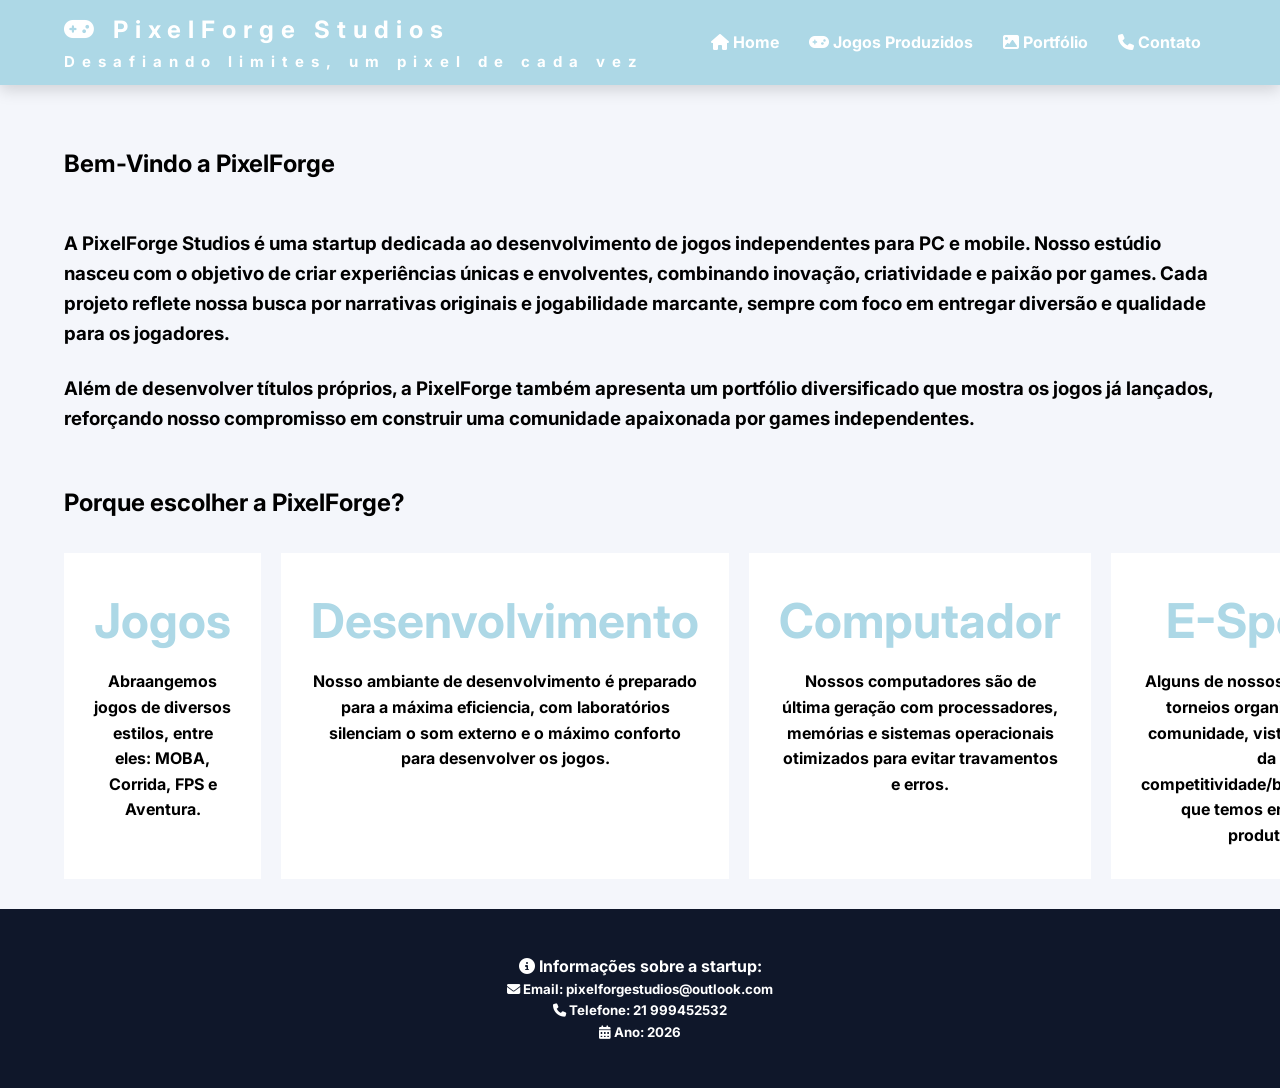
<file: pixel_forge/index.html>
<!doctype html>
<html lang="pt-BR">
  <head>
    <meta charset="UTF-8" />
    <meta name="viewport" content="width=device-width, initial-scale=1.0" />
    <title>PixelForge Studios</title>

        <link
      href="https://fonts.googleapis.com/css2?family=Material+Symbols+Outlined"
      rel="stylesheet"
    />

        <link
      rel="stylesheet"
      href="https://cdnjs.cloudflare.com/ajax/libs/font-awesome/6.5.0/css/all.min.css"
    />

    

    <!-- CSS INTERNO -->
    <style>
      .topo{
        background-color: lightblue;
      }
    </style>

    <!-- CSS EXTERNO -->
    <link rel="stylesheet" href="/css/style.css">
  </head>
  <body>
    <header class="topo">
      <nav class="navegacao container">
        <div class="logo">
          <i class="fa-solid fa-gamepad"></i>
          PixelForge Studios
          <br>
          <!-- CSS INLINE -->
          <h5 style="font-size: 15px;">Desafiando limites, um pixel de cada vez</h5>
        </div>

        <ul class="menu">
        <li>
          <a href="./index.html">
          <i class="fa-solid fa-house"></i>
          Home
        </a>
        </li>

        <li>
          <a href="./pagina2.html">
            <i class="fa-solid fa-gamepad"></i>
            Jogos Produzidos
          </a>
        </li>

        <li>
        <a href="./pagina3.html">   
            <i class="fa-solid fa-image"></i>
            Portfólio
            </a>
        </li>
        
        <li>
          <a href="./contato.html">
            <i class="fa-solid fa-phone"></i>
            Contato
          </a>

        </li>
        </ul>

        
          
    </nav>
    </header>

    <main>
      <section id="inicio" class="container info">
        <!-- Parte textual -->
         <div class="info-texto">

          <h2 style="margin-top: 10px;">Bem-Vindo a PixelForge</h2>
          <br>
        <h3 style="margin-top: 20px;">
          A PixelForge Studios é uma startup dedicada ao desenvolvimento de
          jogos independentes para PC e mobile. Nosso estúdio nasceu com o
          objetivo de criar experiências únicas e envolventes, combinando
          inovação, criatividade e paixão por games. Cada projeto reflete nossa
          busca por narrativas originais e jogabilidade marcante, sempre com
          foco em entregar diversão e qualidade para os jogadores.
        </h3>
        <br>
        <h3>
          Além de desenvolver títulos próprios, a PixelForge também apresenta um
          portfólio diversificado que mostra os jogos já lançados, reforçando
          nosso compromisso em construir uma comunidade apaixonada por games
          independentes.
        </h3>          
         </div>

      </section>

      <section id = destaques class="container secao">
        <div class="pixel-secao">
          <h2>Porque escolher a PixelForge?</h2>
        </div>

            <div style="margin-top: 30px; margin-bottom: 30px;" class="painel-destaques">
            <div class="item-destaques">
              
              <h3>Jogos</h3>
              <p>Abraangemos jogos de diversos estilos, entre eles: MOBA, Corrida, FPS e Aventura.</p>
              
            </div>

            <div class="item-destaques">
              
              <h3>Desenvolvimento</h3>
              <p>Nosso ambiante de desenvolvimento é preparado para a máxima eficiencia, com laboratórios silenciam o som externo e o máximo conforto para desenvolver os jogos.</p>
              
            </div>

             <div class="item-destaques">
              
              <h3>Computador</h3>
              <p>Nossos computadores são de última geração com processadores, memórias e sistemas operacionais otimizados para evitar travamentos e erros. </p>
              
            </div>

            <div class="item-destaques">
              
              <h3>E-Sports</h3>
              <p>Alguns de nossos jogos possui torneios organizados pela comunidade, visto a qualidade da competitividade/balanceamento que temos em nossos produtos.</p>
              
            </div>
      </section>
    </main>

    <footer class="rodape">
      <h4><i class="fa-solid fa-circle-info"></i> Informações sobre a startup:</h4>
      <h5><i class="fa-solid fa-envelope"></i> Email: pixelforgestudios@outlook.com</h5>
      <h5><i class="fa-solid fa-phone"></i> Telefone: 21 999452532</h5>
      <h5><i class="fa-solid fa-calendar-days"></i> Ano: 2026</h5>
    </footer>
  </body>
</html>
</file>
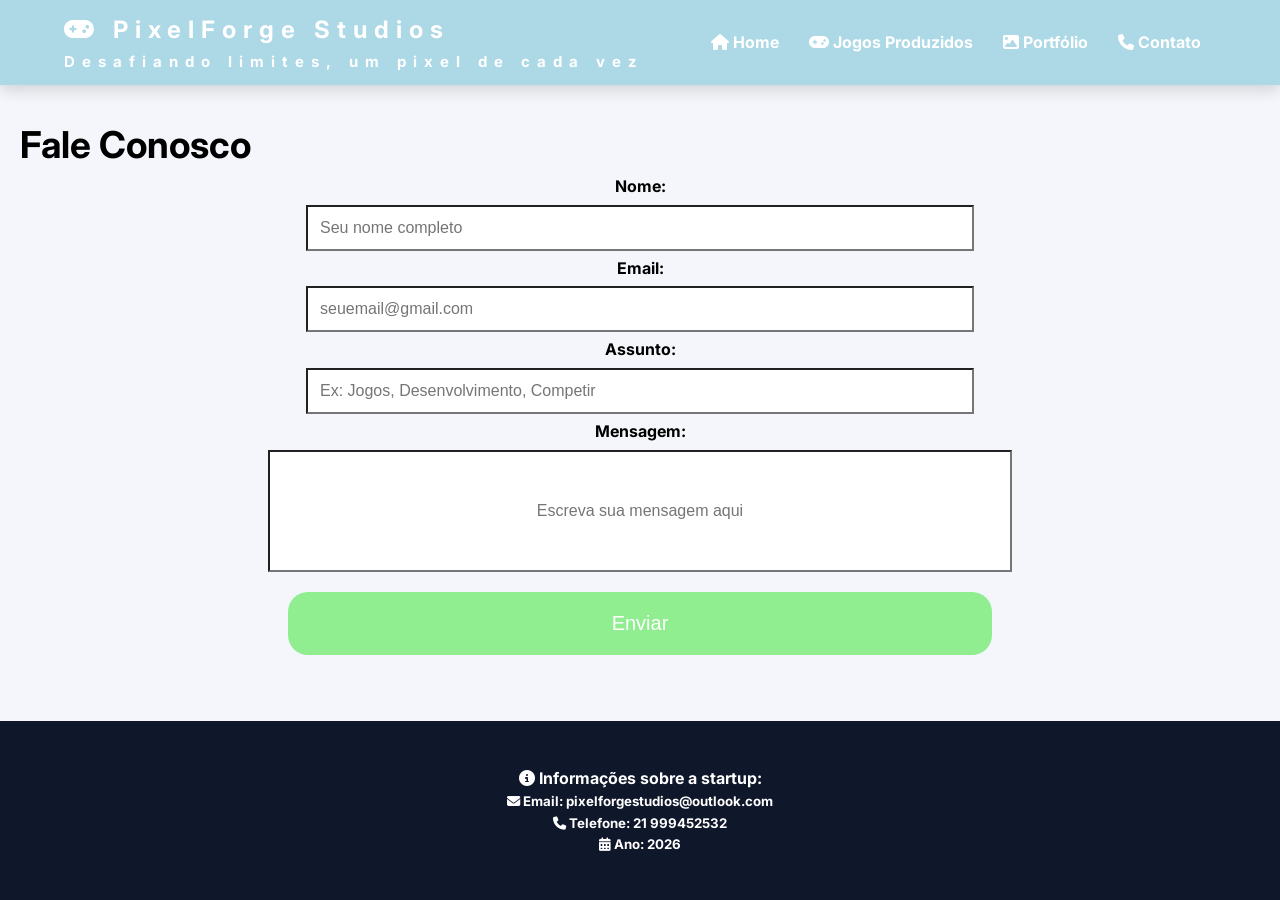
<file: pixel_forge/contato.html>
<!doctype html>
<html lang="pt-BR">
  <head>
    <meta charset="UTF-8" />
    <meta name="viewport" content="width=device-width, initial-scale=1.0" />
    <title>PixelForge Studios - Contato</title>

    <link
      href="https://fonts.googleapis.com/css2?family=Material+Symbols+Outlined"
      rel="stylesheet"
    />

    <link
      rel="stylesheet"
      href="https://cdnjs.cloudflare.com/ajax/libs/font-awesome/6.5.0/css/all.min.css"
    />

    <!-- CSS INTERNO -->
    <style>
      .topo {
        background-color: lightblue;
      }
    </style>

    <!-- CSS EXTERNO -->
    <link rel="stylesheet" href="/css/style.css" />
  </head>
  <body>
    <header class="topo">
      <nav class="navegacao container">
        <div class="logo">
          <i class="fa-solid fa-gamepad"></i>
          PixelForge Studios
          <br />
          <!-- CSS INLINE -->
          <h5 style="font-size: 15px">
            Desafiando limites, um pixel de cada vez
          </h5>
        </div>

        <ul class="menu">
          <li>
            <a href="./index.html">
              <i class="fa-solid fa-house"></i>
              Home
            </a>
          </li>

          <li>
            <a href="./pagina2.html">
              <i class="fa-solid fa-gamepad"></i>
              Jogos Produzidos
            </a>
          </li>

          <li>
            <a href="./pagina3.html">
              <i class="fa-solid fa-image"></i>
              Portfólio
            </a>
          </li>

          <li>
            <a href="./contato.html">
              <i class="fa-solid fa-phone"></i>
              Contato
            </a>
          </li>
        </ul>
      </nav>
    </header>

    <main>
      <h2 style="margin-left: 20px; margin-top: 30px; font-size: 37px">
        Fale Conosco
      </h2>

      <form class="form-contato">
        <label for=""> <strong>Nome:</strong></label>
        <input
          type="name"
          style="text-align: left"
          placeholder="Seu nome completo"
          class="campo-assunto"
        />
        <label for=""> <strong>Email:</strong></label>
        <input
          type="email"
          style="text-align: left"
          placeholder="seuemail@gmail.com"
          class="campo-assunto"
        />
        <label for=""><strong>Assunto:</strong></label>
        <input
          type="assunto"
          style="text-align: left"
          placeholder="Ex: Jogos, Desenvolvimento, Competir"
          class="campo-assunto"
        />
        <label for=""><strong>Mensagem:</strong></label>
        <input
          type="Mensagem"
          placeholder="Escreva sua mensagem aqui"
          id="caixamaior"
          class="campo-assunto"
        />

        <button type="submit" class="botao-enviar">Enviar</button>
      </form>
    </main>

    <footer class="rodape">
      <h4>
        <i class="fa-solid fa-circle-info"></i> Informações sobre a startup:
      </h4>
      <h5>
        <i class="fa-solid fa-envelope"></i> Email:
        pixelforgestudios@outlook.com
      </h5>
      <h5><i class="fa-solid fa-phone"></i> Telefone: 21 999452532</h5>
      <h5><i class="fa-solid fa-calendar-days"></i> Ano: 2026</h5>
    </footer>
  </body>
</html>
</file>
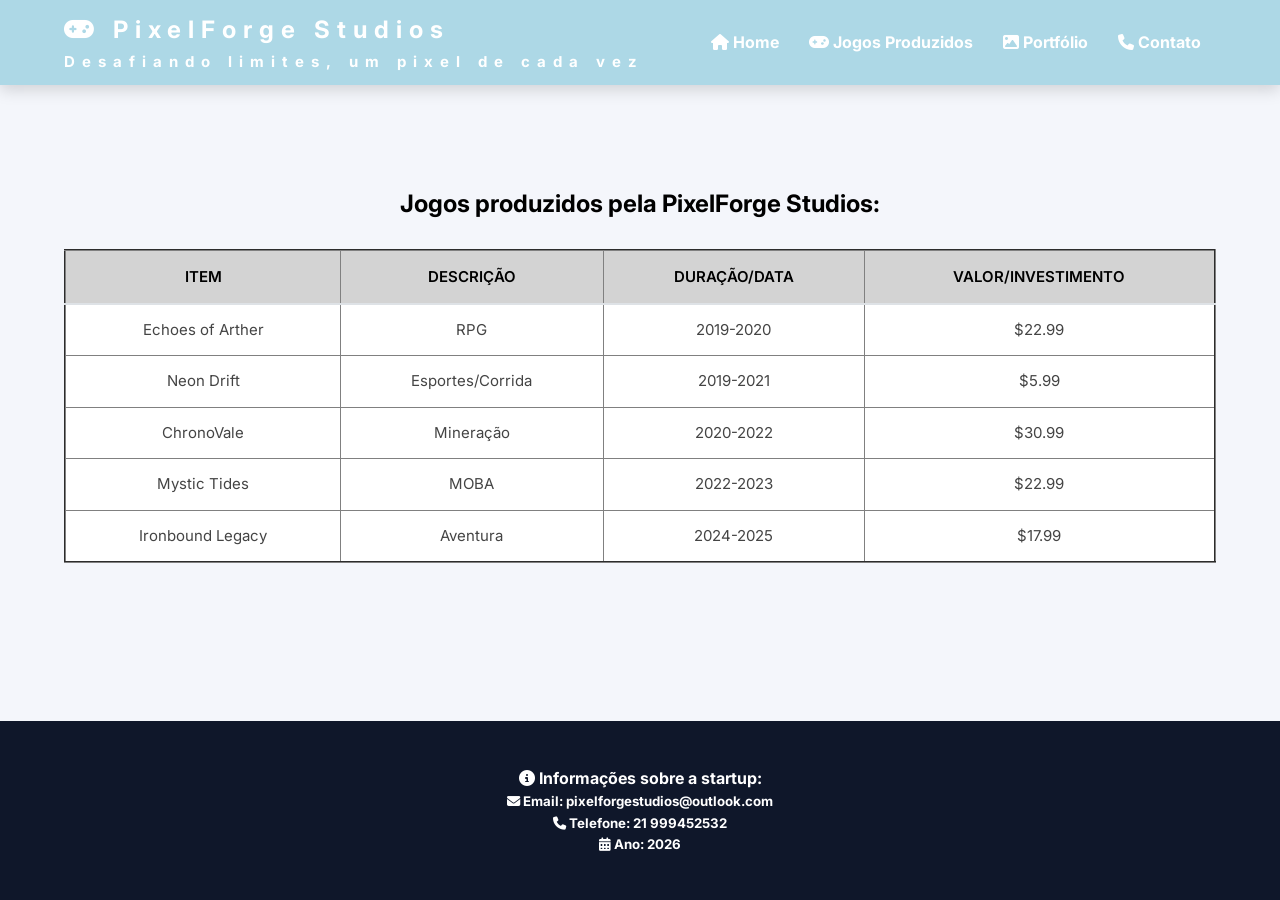
<file: pixel_forge/pagina2.html>
<!doctype html>
<html lang="pt-BR">
  <head>
    <meta charset="UTF-8" />
    <meta name="viewport" content="width=device-width, initial-scale=1.0" />
    <title>PixelForge - Jogos</title>

    <link
      href="https://fonts.googleapis.com/css2?family=Material+Symbols+Outlined"
      rel="stylesheet"
    />

    <link
      rel="stylesheet"
      href="https://cdnjs.cloudflare.com/ajax/libs/font-awesome/6.5.0/css/all.min.css"
    />

    <!-- CSS INTERNO -->
    <style>
      .topo {
        background-color: lightblue;
      }
    </style>

    <!-- CSS EXTERNO -->
    <link rel="stylesheet" href="/css/style.css" />
  </head>
  <body>
    <header class="topo">
      <nav class="navegacao container">
        <div class="logo">
          <i class="fa-solid fa-gamepad"></i>
          PixelForge Studios
          <br />
          <!-- CSS INLINE -->
          <h5 style="font-size: 15px">
            Desafiando limites, um pixel de cada vez
          </h5>
        </div>

        <ul class="menu">
          <li>
            <a href="./index.html">
              <i class="fa-solid fa-house"></i>
              Home
            </a>
          </li>

          <li>
            <a href="./pagina2.html">
              <i class="fa-solid fa-gamepad"></i>
              Jogos Produzidos
            </a>
          </li>

          <li>
            <a href="./pagina3.html">
              <i class="fa-solid fa-image"></i>
              Portfólio
            </a>
          </li>

          <li>
            <a href="./contato.html">
              <i class="fa-solid fa-phone"></i>
              Contato
            </a>
          </li>
        </ul>
      </nav>
    </header>

    <main style="margin-top: 100px">
      <h2 style="margin: 0 auto; text-align: center">
        Jogos produzidos pela PixelForge Studios:
      </h2>
      <br />

      <table border="2" class="tabela-jogos">
        <thead style="background-color: lightgray">
          <tr>
            <th>ITEM</th>
            <th>DESCRIÇÃO</th>
            <th>DURAÇÃO/DATA</th>
            <th>VALOR/INVESTIMENTO</th>
          </tr>
        </thead>

        <tbody style="text-align: center">
          <tr>
            <td>Echoes of Arther</td>
            <td>RPG</td>
            <td align="center">2019-2020</td>
            <td align="center">$22.99</td>
          </tr>

          <tr>
            <td>Neon Drift</td>
            <td>Esportes/Corrida</td>
            <td align="center">2019-2021</td>
            <td align="center">$5.99</td>
          </tr>

          <tr>
            <td>ChronoVale</td>
            <td>Mineração</td>
            <td align="center">2020-2022</td>
            <td align="center">$30.99</td>
          </tr>

          <tr>
            <td>Mystic Tides</td>
            <td>MOBA</td>
            <td align="center">2022-2023</td>
            <td align="center">$22.99</td>
          </tr>

          <tr>
            <td>Ironbound Legacy</td>
            <td>Aventura</td>
            <td align="center">2024-2025</td>
            <td align="center">$17.99</td>
          </tr>
        </tbody>
      </table>
    </main>

    <footer class="rodape">
      <h4>
        <i class="fa-solid fa-circle-info"></i> Informações sobre a startup:
      </h4>
      <h5>
        <i class="fa-solid fa-envelope"></i> Email:
        pixelforgestudios@outlook.com
      </h5>
      <h5><i class="fa-solid fa-phone"></i> Telefone: 21 999452532</h5>
      <h5><i class="fa-solid fa-calendar-days"></i> Ano: 2026</h5>
    </footer>
  </body>
</html>
</file>
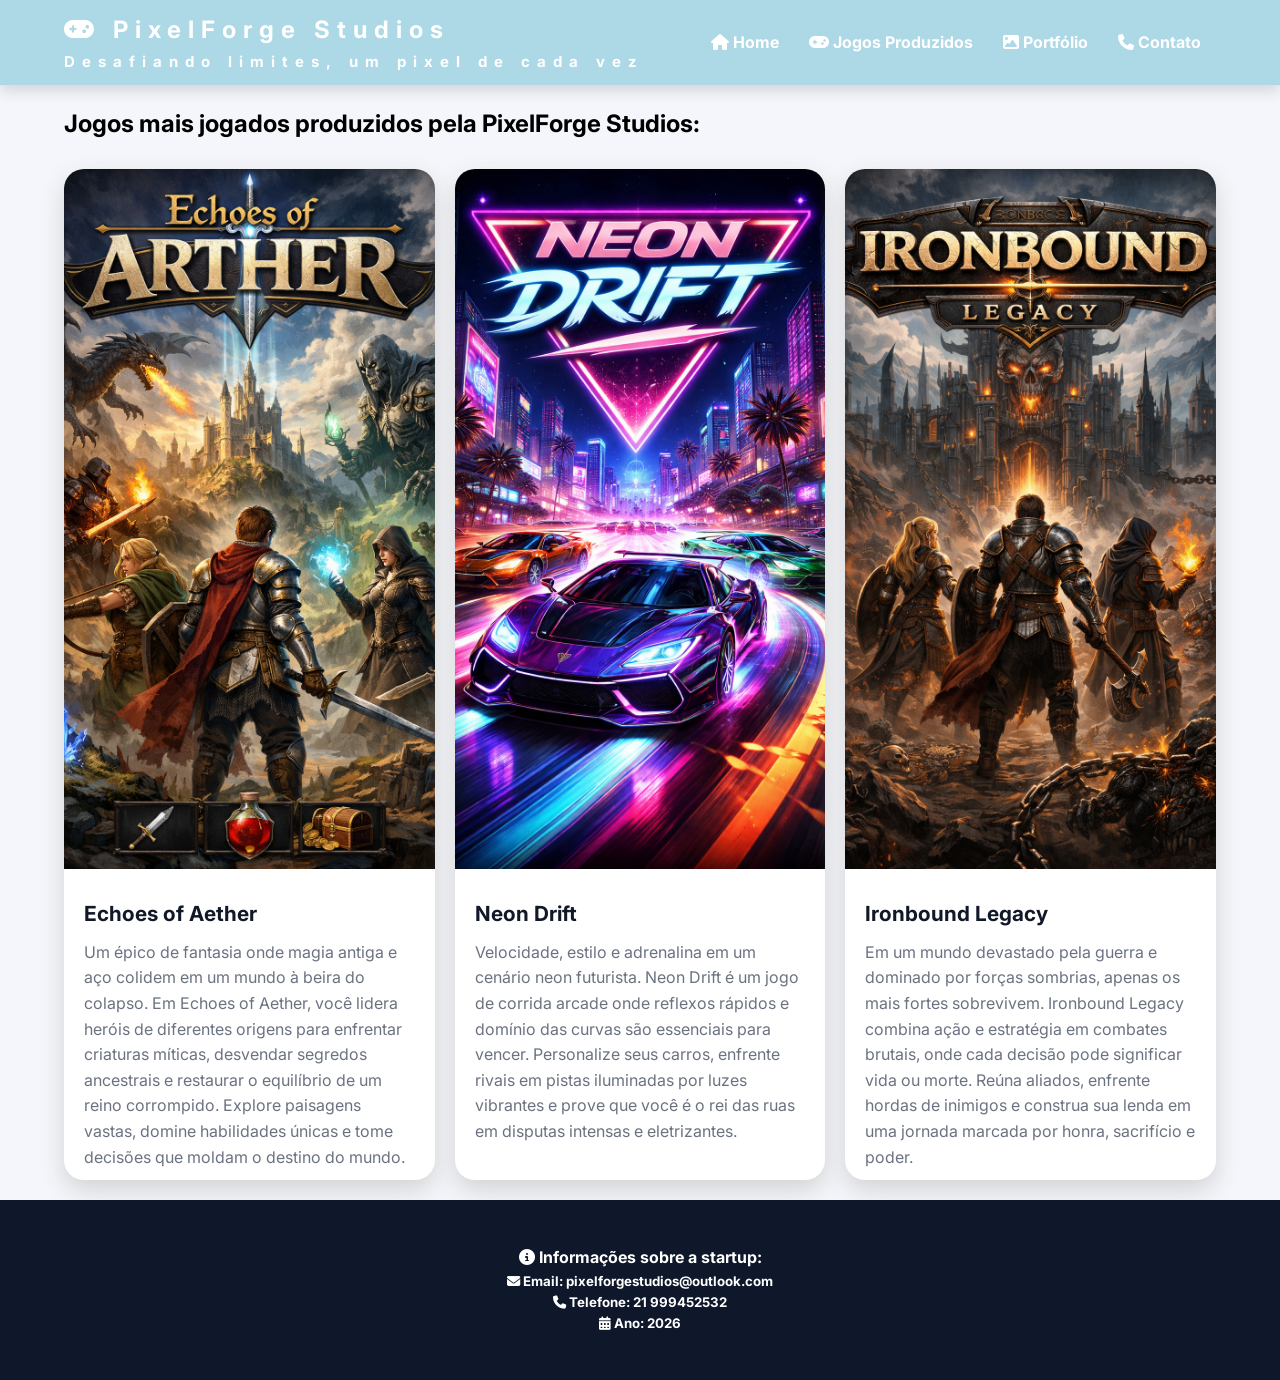
<file: pixel_forge/pagina3.html>
<!doctype html>
<html lang="pt-BR">
  <head>
    <meta charset="UTF-8" />
    <meta name="viewport" content="width=device-width, initial-scale=1.0" />
    <title>PixelForge Studios - Portfólios</title>

    <link
      href="https://fonts.googleapis.com/css2?family=Material+Symbols+Outlined"
      rel="stylesheet"
    />

    <link
      rel="stylesheet"
      href="https://cdnjs.cloudflare.com/ajax/libs/font-awesome/6.5.0/css/all.min.css"
    />

    <!-- CSS INTERNO -->
    <style>
      .topo {
        background-color: lightblue;
      }
    </style>

    <!-- CSS EXTERNO -->
    <link rel="stylesheet" href="/css/style.css" />
  </head>
  <body>
    <header class="topo">
      <nav class="navegacao container">
        <div class="logo">
          <i class="fa-solid fa-gamepad"></i>
          PixelForge Studios
          <br />
          <!-- CSS INLINE -->
          <h5 style="font-size: 15px">
            Desafiando limites, um pixel de cada vez
          </h5>
        </div>

        <ul class="menu">
          <li>
            <a href="./index.html">
              <i class="fa-solid fa-house"></i>
              Home
            </a>
          </li>

          <li>
            <a href="./pagina2.html">
              <i class="fa-solid fa-gamepad"></i>
              Jogos Produzidos
            </a>
          </li>

          <li>
            <a href="./pagina3.html">
              <i class="fa-solid fa-image"></i>
              Portfólio
            </a>
          </li>

          <li>
            <a href="./contato.html">
              <i class="fa-solid fa-phone"></i>
              Contato
            </a>
          </li>
        </ul>
      </nav>
    </header>

    <main>
      <section class="container secao" id="jogos">
        <div style="margin-top: 20px" class="jogos-secao">
          <h2>Jogos mais jogados produzidos pela PixelForge Studios:</h2>
          <br />
        </div>

        <div class="lista-jogos">
          <article class="card-jogos">
            <img src="/images/echos_of_aether.png" alt="echos_of_aether" />
            <h3>Echoes of Aether</h3>
            <p>
              Um épico de fantasia onde magia antiga e aço colidem em um mundo à
              beira do colapso. Em Echoes of Aether, você lidera heróis de
              diferentes origens para enfrentar criaturas míticas, desvendar
              segredos ancestrais e restaurar o equilíbrio de um reino
              corrompido. Explore paisagens vastas, domine habilidades únicas e
              tome decisões que moldam o destino do mundo.
            </p>
          </article>

          <article class="card-jogos">
            <img src="/images/neon_drift.png" alt="neon_drift" />
            <h3>Neon Drift</h3>
            <p>
              Velocidade, estilo e adrenalina em um cenário neon futurista. Neon
              Drift é um jogo de corrida arcade onde reflexos rápidos e domínio
              das curvas são essenciais para vencer. Personalize seus carros,
              enfrente rivais em pistas iluminadas por luzes vibrantes e prove
              que você é o rei das ruas em disputas intensas e eletrizantes.
            </p>
          </article>

          <article class="card-jogos">
            <img src="/images/ironbound_legacy.png" alt="ironbound_legacy" />
            <h3>Ironbound Legacy</h3>
            <p>
              Em um mundo devastado pela guerra e dominado por forças sombrias,
              apenas os mais fortes sobrevivem. Ironbound Legacy combina ação e
              estratégia em combates brutais, onde cada decisão pode significar
              vida ou morte. Reúna aliados, enfrente hordas de inimigos e
              construa sua lenda em uma jornada marcada por honra, sacrifício e
              poder.
            </p>
          </article>
        </div>
      </section>
    </main>

    <footer style="margin-top: 20px" class="rodape">
      <h4>
        <i class="fa-solid fa-circle-info"></i> Informações sobre a startup:
      </h4>
      <h5>
        <i class="fa-solid fa-envelope"></i> Email:
        pixelforgestudios@outlook.com
      </h5>
      <h5><i class="fa-solid fa-phone"></i> Telefone: 21 999452532</h5>
      <h5><i class="fa-solid fa-calendar-days"></i> Ano: 2026</h5>
    </footer>
  </body>
</html>
</file>
<file: css/style.css>
@import url('https://fonts.googleapis.com/css2?family=Inter:ital,opsz,wght@0,14..32,100..900;1,14..32,100..900&display=swap');

/* * RESET */ 

*{
    margin: 0;
    padding: 0px;
}



body{
    font-family: "Inter", sans-serif;
    background-color: #f4f6fb;
    color: black;
    line-height: 1.6;
    display: flex;
    flex-direction: column;
    min-height: 100vh;
    margin: 0;
}

main {
    flex: 1;
}

a{
    text-decoration: none;
}

.container{
    width: 90%;
    margin: 0 auto;
    max-width: 1400px;
}

.topo{
    position: sticky;
    top: 0;
    z-index: 2;
    box-shadow: 0 5px 15px rgba(0, 0, 0, 0.15) ;
}

.navegacao{
    display: flex;
    justify-content: space-between;
    align-items: center;
    gap: 20px;
    min-height: 85px;
}

.logo{
    color: white;
    font-size: 1.5em;
    font-weight: bolder;
    letter-spacing: 7px;
}

.menu{
    list-style: none;
    display: flex;
    gap: 14;
}

.menu a{
    color: white;
    font-weight: 700;
    padding: 10px 15px;
    border-radius: 10px;
    transition: 0.5s;
}

.menu a:hover{
    background-color: white;
    color: black;
}

/* MAIN */

.info{
    gap: 35px;
    align-items: center;
    padding: 50px 0;
}

.painel-destaques{
    display: grid;
    grid-template-columns: repeat(4,1fr);
    gap: 20px;
}

.item-destaques{
    background-color: white;
    padding: 30px;
    text-align: center;

}

.item-destaques h3{
    font-size: 3em;
    color: lightblue;
    margin-bottom: 10px;
}

.item-destaques{
    font-size: #4b5536;
    font-weight: 700;
}

/* ESTILIZAÇÃO TABELA JOGOS */

.tabela-jogos{
    width: 90%;
    max-width: 1700px;
    margin: 0 auto;
    border-collapse: collapse;
    background-color: white;
}

.tabela-jogos thead th{
    font-weight: 600;
    text-align: center;
    padding: 14px 16px;
    border-bottom: 2px solid #dee2e6;
    font-size: 15px;


}

.tabela-jogos td{
    padding: 14px 16px;
    vertical-align: middle;
    font-size: 15px;
    line-height: 1.5;
    color: #444;
    text-align: center;



}

/* PAGINA PORTFOLIO */

/* DISPLAY FLEX */

.lista-jogos{
    display: flex;
    gap: 20px;
    flex-wrap: wrap;
}

.card-jogos{
   flex: 1 1 260px;
   background-color: white;
   border-radius: 20px;
   box-shadow: 0 10px 25px lightgrey; 
}

.card-jogos img{
    border-top-left-radius: 20px;
    border-top-right-radius: 20px;
    width: 100%;
    height: 700px;
    object-fit: cover;
}

.card-jogos h3{
    padding: 20px 20px 10px;
    font-size: 1.3em;
    color: #111827;
}

.card-jogos p{
    padding: 0 20px 10px;
    color: #6b7280;
}

/* PAGINA CONTATO */

.form-contato{
    display: flex;
    flex-direction: column;
    gap: 5px;
    align-items: center;
}



.campo-assunto{
    padding: 12px;
    background-color: white;
    font-size: 1em;
    text-align: center;
    width: 50%;
   
}

.form-contato h3{
    text-align: center;
}

#caixamaior{
    padding: 50px;
}

.botao-enviar{
    background-color: lightgreen;
    color: white;
    padding: 20px 100px;
    border: none;
    border-radius: 20px;
    font-size: 20px;
    cursor: pointer;
    align-self: center;
    width: 55%;
    margin-top: 15px;
}

/* RODAPE */

.rodape{
    margin-top: auto;
    background-color: #0f172a;
    color: white;
    padding: 45px 0;
    text-align: center;
    width: 100%;
    min-height: 150px;
    box-sizing: border-box;
}
</file>
